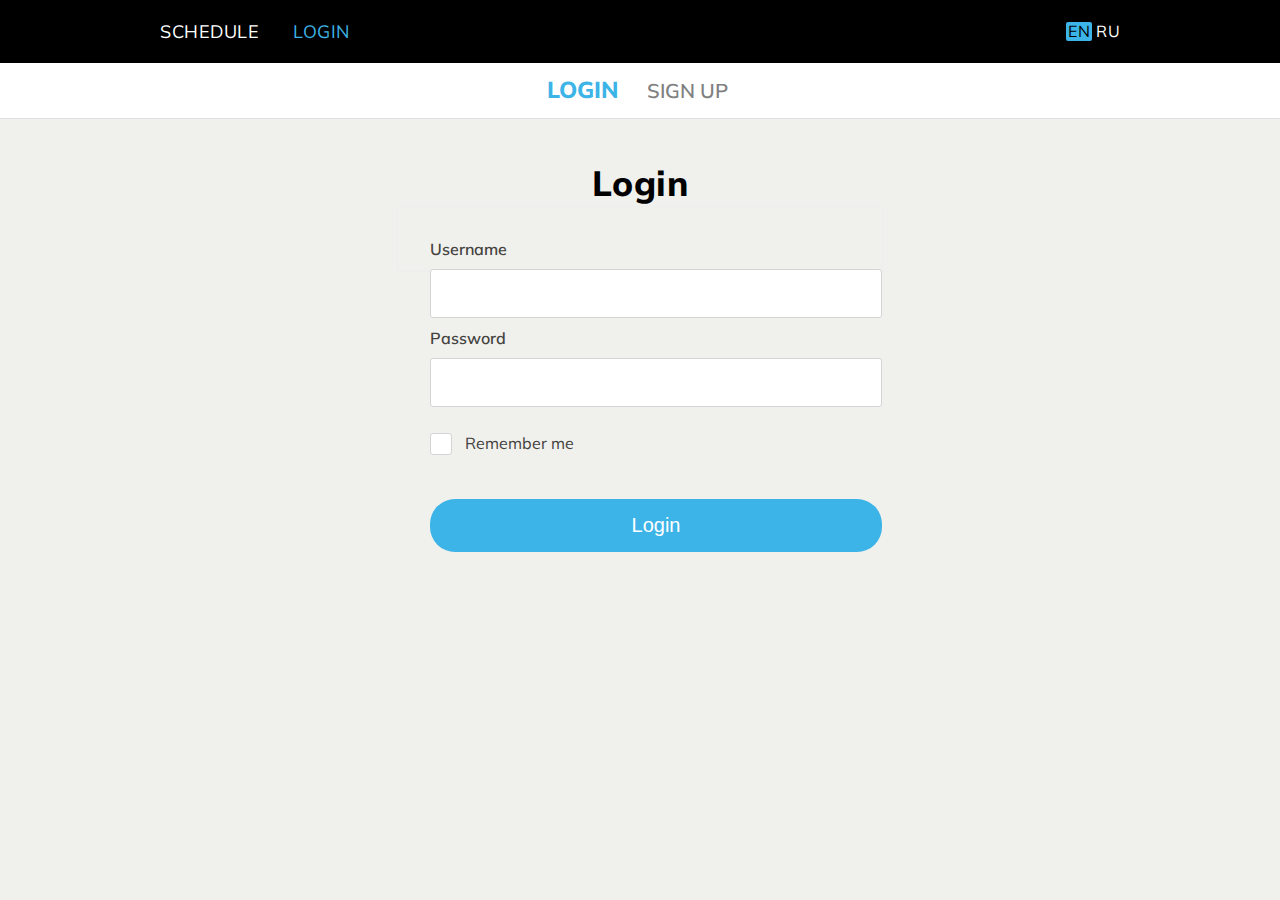
<file: src/main/webapp/ui/login.html>
<!DOCTYPE html>
<html lang="en">
<head>
	<meta charset="UTF-8">
	<title>Cinema World</title>

	<link href="https://fonts.googleapis.com/css?family=Muli:300,300i,400,400i,600,600i,700,700i,800,800i&display=swap" rel="stylesheet">
	<link rel="stylesheet" href="css/common-styles.css">
	<link rel="stylesheet" href="css/login-styles.css">
</head>
<body>
	<header>
		<!--
		===============================================================================================
		Первй уровень меню - навигвция + переключатель языков
		===============================================================================================
	-->
	<div class="nav__first-lvl">
		<div class="wrapper">
			<table class="first-lvl__bar-table">
				<tr>

					<td>
						<ul class="first-lvl__main-menu">
							<li><a href="schedule.jsp">Schedule</a></li>
							<li class="active"><a href="">Login</a></li>
						</ul>
					</td>

					<td class="lang__switcher">
						<ul class="first-lvl__lang-menu">
							<li class="active">
								<a href="">EN</a>
							</li>
							<li>
								<a href="">RU</a>
							</li>
						</ul>
					</td>
				</tr>
			</table>
		</div>
	</div>
		<!--
		===============================================================================================
		Second level nav bar - вход в систему + регистрация
		===============================================================================================
	-->
	<ul class="nav__second-lvl">
		<li class="active"><a href="/">LOGIN</a></li>
		<li><a href="sign-up.html">SIGN UP</a></li>
	</ul>
</div>
</header>


<main>
		<!--
		===============================================================================================
		Форма для заполения
		===============================================================================================
	-->
	<div class="content-card">
		<div class="content-card__container">
			<div class="page-title">Login</div>


			<div class="form__container">
				<form  class="form__http-properties" action="" method="GET">

					<!-- Fields -->

					<p class="field-title">Username</p>
					<input type="text" name="username" class="input" placeholder="" required="" />


					<p class="field-title">Password</p>
					<input type="password" name="password" class="input" placeholder="" required="" />


					<!-- Check box -->
					<label class="remember">
						<input type="checkbox">
						<span class="checkmark"></span>
						<p>Remember me</p>
					</label>

					<!-- Button -->
					<button type="submit" class="signinbutton">Login</button>
				</form>
			</div>
		</div>
	</div>
</div>

</main>
</body>
</html>
</file>
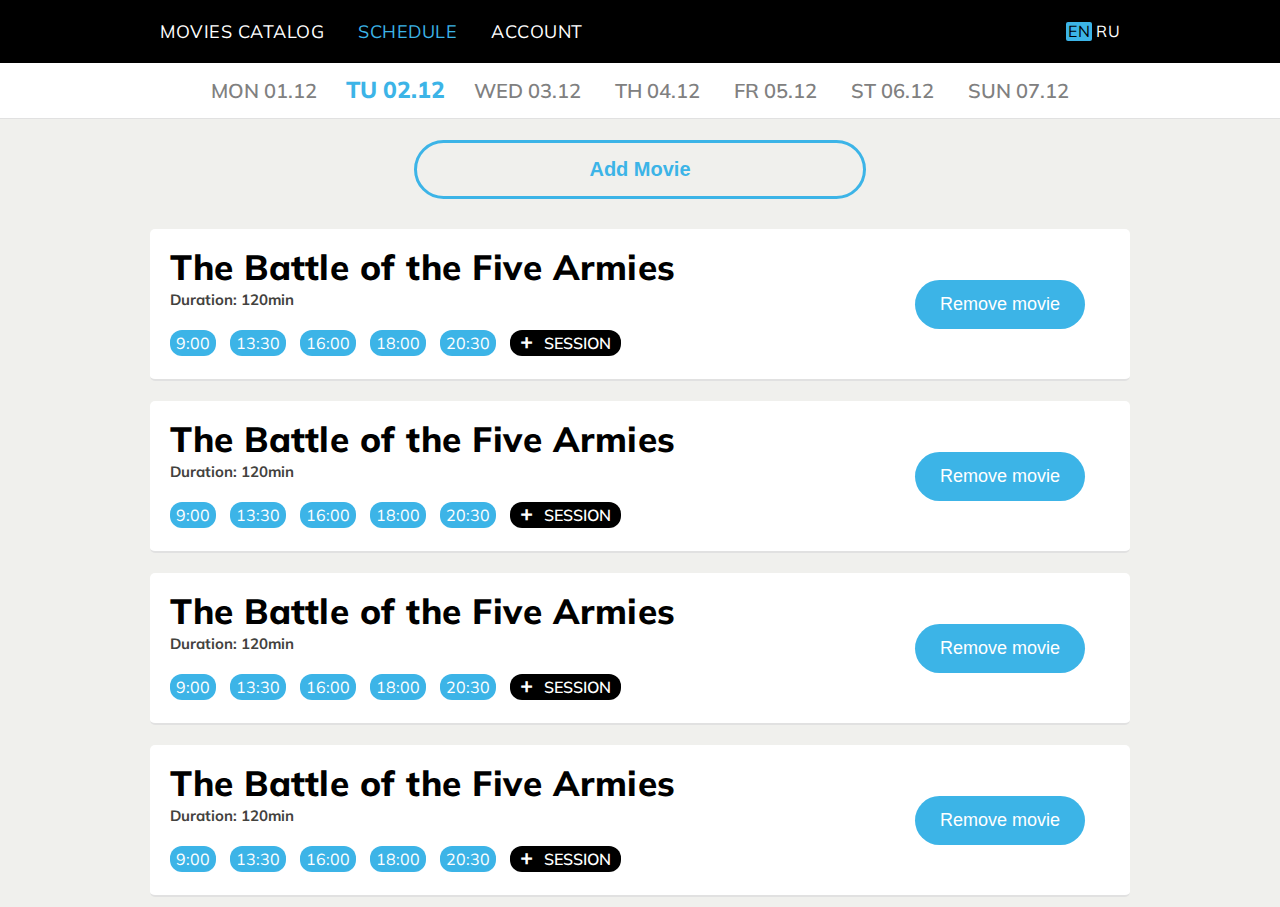
<file: src/main/webapp/ui/schedule-admin.html>
<!DOCTYPE html>
<html lang="en">
<head>
	<meta charset="UTF-8">
	<title>Cinema World</title>

	<link href="https://fonts.googleapis.com/css?family=Muli:300,300i,400,400i,600,600i,700,700i,800,800i&display=swap" rel="stylesheet">
	<link rel="stylesheet" href="css/common-styles.css">
	<link rel="stylesheet" href="css/schedule-admin-styles.css">
</head>
<body>
	<header>
		<!--
		===============================================================================================
		Первй уровень меню - навигвция + переключатель языков
		===============================================================================================
	-->
	<nav class="nav__first-lvl">
		<div class="wrapper">

			<table class="first-lvl__bar-table">
				<tr>
					<td>
						<ul class="first-lvl__main-menu">
							<li><a href="login.html">Movies catalog</a></li>
							<li class="active"><a href="schedule.jsp">Schedule</a></li>
							<li><a href="login.html">Account</a></li>
						</ul>
					</td>

					<td class="lang__switcher">
						<ul class="first-lvl__lang-menu">
							<li class="active">
								<a href="">EN</a>
							</li>
							<li>
								<a href="">RU</a>
							</li>
						</ul>
					</td>
				</tr>
			</table>
		</div>
	</nav>
		<!--
		===============================================================================================
		Второй уровень меню - расписание фильмов
		===============================================================================================
	-->
	<ul class="nav__second-lvl">
		<li><a href="#">MON 01.12</a></li>
		<li class="active"><a href="#">TU 02.12</a></li>
		<li><a href="#">WED 03.12</a></li>
		<li><a href="#">TH 04.12</a></li>
		<li><a href="#">FR 05.12</a></li>
		<li><a href="#">ST 06.12</a></li>
		<li><a href="#">SUN 07.12</a></li>
	</ul>
</div>
</header>

<main>
							<!-- Button -->
						<div class="wrapper btn">
							<button type="submit" class="add-movie">Add movie</button> </div>
		<!--
		===============================================================================================
		1я карточка с фильмами
		===============================================================================================
	-->
	<div class="movie-card">
		<div class="movie-card__container">
			<div class="movie-cover"/>
<!-- 				<button class="btn session">Add session</button><br> -->
				<button class="btn delete">Remove movie</button>
			</div>
<!-- 			<div class="movie-card__background" style="background: url('https://s3-us-west-2.amazonaws.com/s.cdpn.io/195612/hobbit_bg.jpg')">
			</div>  -->

			<div class="movie-description"> 
				<div class="movie-title">The Battle of the Five Armies</div>
				<p class="movie-duration">Duration: 120min</p>  

				<a class="tag" href="seats-booking.html">9:00</a>
				<a class="tag" href="seats-booking.html">13:30</a>
				<a class="tag" href="seats-booking.html">16:00</a>
				<a class="tag" href="seats-booking.html">18:00</a>
				<a class="tag" href="seats-booking.html">20:30</a>

				<a class="add" href="#"><b>+</b> SESSION</a>
			</div> 
		</div>
	</div>
			<!--
		===============================================================================================
		1я карточка с фильмами
		===============================================================================================
	-->
	<div class="movie-card">
		<div class="movie-card__container">
			<div class="movie-cover"/>
<!-- 				<button class="btn session">Add session</button><br> -->
				<button class="btn delete">Remove movie</button>
			</div>
<!-- 			<div class="movie-card__background" style="background: url('https://s3-us-west-2.amazonaws.com/s.cdpn.io/195612/hobbit_bg.jpg')">
			</div>  -->

			<div class="movie-description"> 
				<div class="movie-title">The Battle of the Five Armies</div>
				<p class="movie-duration">Duration: 120min</p>  

				<a class="tag" href="seats-booking.html">9:00</a>
				<a class="tag" href="seats-booking.html">13:30</a>
				<a class="tag" href="seats-booking.html">16:00</a>
				<a class="tag" href="seats-booking.html">18:00</a>
				<a class="tag" href="seats-booking.html">20:30</a>

				<a class="add" href="#"><b>+</b> SESSION</a>
			</div> 
		</div>
	</div>
			<!--
		===============================================================================================
		1я карточка с фильмами
		===============================================================================================
	-->
	<div class="movie-card">
		<div class="movie-card__container">
			<div class="movie-cover"/>
<!-- 				<button class="btn session">Add session</button><br> -->
				<button class="btn delete">Remove movie</button>
			</div>
<!-- 			<div class="movie-card__background" style="background: url('https://s3-us-west-2.amazonaws.com/s.cdpn.io/195612/hobbit_bg.jpg')">
			</div>  -->

			<div class="movie-description"> 
				<div class="movie-title">The Battle of the Five Armies</div>
				<p class="movie-duration">Duration: 120min</p>  

				<a class="tag" href="seats-booking.html">9:00</a>
				<a class="tag" href="seats-booking.html">13:30</a>
				<a class="tag" href="seats-booking.html">16:00</a>
				<a class="tag" href="seats-booking.html">18:00</a>
				<a class="tag" href="seats-booking.html">20:30</a>

				<a class="add" href="#"><b>+</b> SESSION</a>
			</div> 
		</div>
	</div>

				<!--
		===============================================================================================
		1я карточка с фильмами
		===============================================================================================
	-->
	<div class="movie-card">
		<div class="movie-card__container">
			<div class="movie-cover"/>
<!-- 				<button class="btn session">Add session</button><br> -->
				<button class="btn delete">Remove movie</button>
			</div>
<!-- 			<div class="movie-card__background" style="background: url('https://s3-us-west-2.amazonaws.com/s.cdpn.io/195612/hobbit_bg.jpg')">
			</div>  -->

			<div class="movie-description"> 
				<div class="movie-title">The Battle of the Five Armies</div>
				<p class="movie-duration">Duration: 120min</p>  

				<a class="tag" href="seats-booking.html">9:00</a>
				<a class="tag" href="seats-booking.html">13:30</a>
				<a class="tag" href="seats-booking.html">16:00</a>
				<a class="tag" href="seats-booking.html">18:00</a>
				<a class="tag" href="seats-booking.html">20:30</a>

				<a class="add" href="#"><b>+</b> SESSION</a>
			</div> 
		</div>
	</div>




</main>
<script src="https://ajax.googleapis.com/ajax/libs/jquery/2.1.3/jquery.min.js"></script>
<script src="js/script.js"></script>
</body>
</html>
</file>
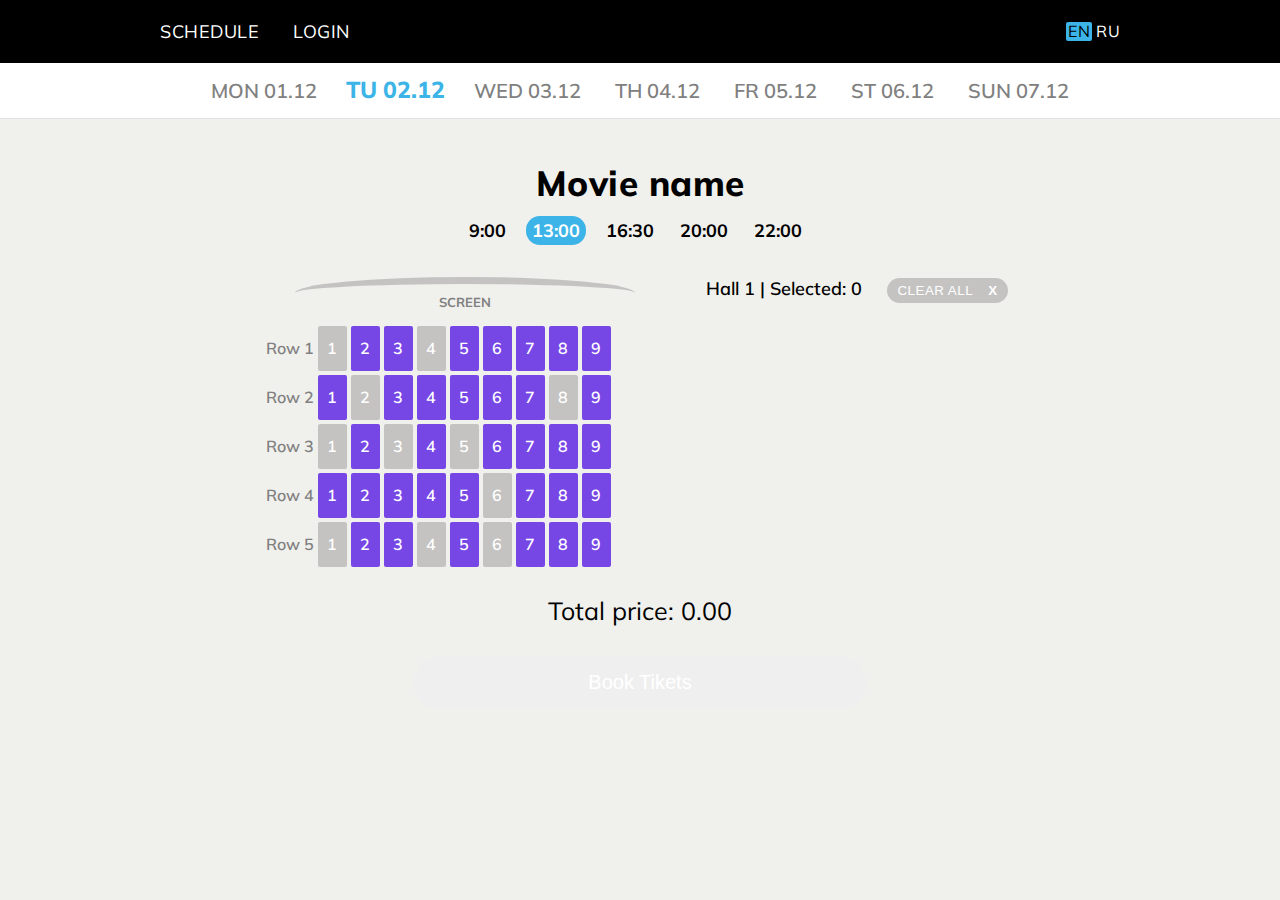
<file: src/main/webapp/ui/seats-booking.html>
<!DOCTYPE html>
<html lang="en">
<head>
	<meta charset="UTF-8">
	<title>Cinema World</title>

	<link href="https://fonts.googleapis.com/css?family=Muli:300,300i,400,400i,600,600i,700,700i,800,800i&display=swap" rel="stylesheet">
	<link rel="stylesheet" href="css/common-styles.css">
    <link rel="stylesheet" href="css/booking-styles.css">

</head>
<body>
	<header>
		<!--
		===============================================================================================
		Первй уровень меню - навигвция + переключатель языков
		===============================================================================================
	-->
	<div class="nav__first-lvl">
		<div class="wrapper">
			<table class="first-lvl__bar-table">
				<tr>

					<td>
						<ul class="first-lvl__main-menu">
							<li><a href="schedule.jsp">Schedule</a></li>
							<li><a href="login.html">Login</a></li>
						</ul>
					</td>

					<td class="lang__switcher">
						<ul class="first-lvl__lang-menu">
							<li class="active">
								<a href="">EN</a>
							</li>
							<li>
								<a href="">RU</a>
							</li>
						</ul>
					</td>
				</tr>
			</table>
		</div>
	</div>
        <!--
        ===============================================================================================
        Второй уровень меню - даты
        ===============================================================================================
    -->
    <ul class="nav__second-lvl">
        <li><a href="#">MON 01.12</a></li>
        <li class="active"><a href="#">TU 02.12</a></li>
        <li><a href="#">WED 03.12</a></li>
        <li><a href="#">TH 04.12</a></li>
        <li><a href="#">FR 05.12</a></li>
        <li><a href="#">ST 06.12</a></li>
        <li><a href="#">SUN 07.12</a></li>
    </ul>

</div>
</header>


<main>
		<!--
		===============================================================================================
		Выбор сидений
		===============================================================================================
	-->
	<div class="content-card">

		<div class="content-card__container">

			<div class="page-title">Movie name</div>

            <!--                         <div class="page-title">Movie name <img class="clock" aria-hidden="true" src="img/clock.png" alt="Italian Trulli" height="25"> 120min</div>-->
                <!--
        ===============================================================================================
        Третий уровень меню - время
        ===============================================================================================
    -->
    <ul class="nav__serd-lvl">
        <li><a href="#">9:00</a></li>
        <li class="active"><a href="#">13:00</a></li>
        <li><a href="#">16:30</a></li>
        <li><a href="#">20:00</a></li>
        <li><a href="#">22:00</a></li>
    </ul>

    <div class="seatSelection col-lg-12">
        <p class="seatSection">
        </p>
        <div class="seatsChart col-lg-6">
            <div class="screen"><p>SCREEN</p></div>
            <div class="seatRow">
                <div class="seatRowNumber">
                    Row 1
                </div>
                <div id="1_1" title="" role="checkbox" value="45" aria-checked="false" focusable="true" tabindex="-1" class=" seatNumber seatUnavailable">1</div>
                <div id="1_2" role="checkbox" value="45" aria-checked="false" focusable="true" tabindex="-1" class=" seatNumber ">2</div>
                <div id="1_3" role="checkbox" value="45" aria-checked="false" focusable="true" tabindex="-1" class=" seatNumber ">3</div>
                <div id="1_4" role="checkbox" value="45" aria-checked="false" focusable="true" tabindex="-1" class=" seatNumber seatUnavailable">4</div>
                <div id="1_5" role="checkbox" value="45" aria-checked="false" focusable="true" tabindex="-1" class=" seatNumber ">5</div>
                <div id="1_6" role="checkbox" value="45" aria-checked="false" focusable="true" tabindex="-1" class=" seatNumber">6</div>
                <div id="1_7" role="checkbox" value="45" aria-checked="false" focusable="true" tabindex="-1" class=" seatNumber ">7</div>
                <div id="1_8" role="checkbox" value="45" aria-checked="false" focusable="true" tabindex="-1" class=" seatNumber ">8</div>
                <div id="1_9" role="checkbox" value="45" aria-checked="false" focusable="true" tabindex="-1" class=" seatNumber ">9</div>

            </div>
            <div class="seatRow">
                <div class="seatRowNumber">
                    Row 2
                </div>
                <div id="2_1" role="checkbox" value="42" aria-checked="false" focusable="true" tabindex="-1" class=" seatNumber ">1</div>
                <div id="2_2" role="checkbox" value="42" aria-checked="false" focusable="true" tabindex="-1" class=" seatNumber seatUnavailable">2</div>
                <div id="2_3" role="checkbox" value="42" aria-checked="false" focusable="true" tabindex="-1" class=" seatNumber ">3</div>
                <div id="2_4" role="checkbox" value="42" aria-checked="false" focusable="true" tabindex="-1" class=" seatNumber ">4</div>
                <div id="2_5" role="checkbox" value="42" aria-checked="false" focusable="true" tabindex="-1" class=" seatNumber ">5</div>
                <div id="2_6" role="checkbox" value="42" aria-checked="false" focusable="true" tabindex="-1" class=" seatNumber  ">6</div>
                <div id="2_7" role="checkbox" value="42" aria-checked="false" focusable="true" tabindex="-1" class=" seatNumber ">7</div>
                <div id="2_8" role="checkbox" value="42" aria-checked="false" focusable="true" tabindex="-1" class=" seatNumber seatUnavailable">8</div>
                <div id="2_9" role="checkbox" value="45" aria-checked="false" focusable="true" tabindex="-1" class=" seatNumber ">9</div>

            </div>
            <div class="seatRow">
                <div class="seatRowNumber">
                    Row 3
                </div>
                <div id="3_1" role="checkbox" value="38" aria-checked="false" focusable="true" tabindex="-1" class=" seatNumber seatUnavailable">1</div>
                <div id="3_2" role="checkbox" value="38" aria-checked="false" focusable="true" tabindex="-1" class=" seatNumber ">2</div>
                <div id="3_3" role="checkbox" value="38" aria-checked="false" focusable="true" tabindex="-1" class=" seatNumber seatUnavailable">3</div>
                <div id="3_4" role="checkbox" value="38" aria-checked="false" focusable="true" tabindex="-1" class=" seatNumber ">4</div>
                <div id="3_5" role="checkbox" value="38" aria-checked="false" focusable="true" tabindex="-1" class=" seatNumber seatUnavailable">5</div>
                <div id="3_6" role="checkbox" value="38" aria-checked="false" focusable="true" tabindex="-1" class=" seatNumber  ">6</div>
                <div id="3_7" role="checkbox" value="38" aria-checked="false" focusable="true" tabindex="-1" class=" seatNumber ">7</div>
                <div id="3_8" role="checkbox" value="38" aria-checked="false" focusable="true" tabindex="-1" class=" seatNumber ">8</div>
                <div id="3_9" role="checkbox" value="45" aria-checked="false" focusable="true" tabindex="-1" class=" seatNumber ">9</div>

            </div>
            <div class="seatRow">
                <div class="seatRowNumber">
                    Row 4
                </div>
                <div id="4_1" role="checkbox" value="30" aria-checked="false" focusable="true" tabindex="-1" class=" seatNumber ">1</div>
                <div id="4_2" role="checkbox" value="30" aria-checked="false" focusable="true" tabindex="-1" class=" seatNumber ">2</div>
                <div id="4_3" role="checkbox" value="30" aria-checked="false" focusable="true" tabindex="-1" class=" seatNumber ">3</div>
                <div id="4_4" role="checkbox" value="30" aria-checked="false" focusable="true" tabindex="-1" class=" seatNumber ">4</div>
                <div id="4_5" role="checkbox" value="30" aria-checked="false" focusable="true" tabindex="-1" class=" seatNumber ">5</div>
                <div id="4_6" role="checkbox" value="30" aria-checked="false" focusable="true" tabindex="-1" class=" seatNumber seatUnavailable ">6</div>
                <div id="4_7" role="checkbox" value="30" aria-checked="false" focusable="true" tabindex="-1" class=" seatNumber ">7</div>
                <div id="4_8" role="checkbox" value="30" aria-checked="false" focusable="true" tabindex="-1" class=" seatNumber ">8</div>
                <div id="4_9" role="checkbox" value="45" aria-checked="false" focusable="true" tabindex="-1" class=" seatNumber ">9</div>

            </div>
            <div class="seatRow">
                <div class="seatRowNumber">
                    Row 5
                </div>
                <div id="5_1" role="checkbox" value="28" aria-checked="false" focusable="true" tabindex="-1" class=" seatNumber seatUnavailable">1</div>
                <div id="5_2" role="checkbox" value="28" aria-checked="false" focusable="true" tabindex="-1" class=" seatNumber ">2</div>
                <div id="5_3" role="checkbox" value="28" aria-checked="false" focusable="true" tabindex="-1" class=" seatNumber ">3</div>
                <div id="5_4" role="checkbox" value="28" aria-checked="false" focusable="true" tabindex="-1" class=" seatNumber seatUnavailable">4</div>
                <div id="5_5" role="checkbox" value="28" aria-checked="false" focusable="true" tabindex="-1" class=" seatNumber ">5</div>
                <div id="5_6" role="checkbox" value="28" aria-checked="false" focusable="true" tabindex="-1" class=" seatNumber seatUnavailable ">6</div>
                <div id="5_7" role="checkbox" value="28" aria-checked="false" focusable="true" tabindex="-1" class=" seatNumber ">7</div>
                <div id="5_8" role="checkbox" value="28" aria-checked="false" focusable="true" tabindex="-1" class=" seatNumber ">8</div>
                <div id="5_9" role="checkbox" value="45" aria-checked="false" focusable="true" tabindex="-1" class=" seatNumber ">9</div>
            </div>
        </div>


        <div class="seatsReceipt col-lg-2">
            <div class="clear-container">
                <p>Hall 1 | Selected: <span class="seatsAmount"/>0 </span>
                    <button id="btnClear" class="btn btn-disabled">CLEAR ALL &ensp; <strong class="btn-disabled">X</strong></button></p>
                </div>
                <ul id="seatsList" class="nav nav-stacked"></ul>
            </div>
        </div>

        <div class="checkout col-lg-offset-6">
            <span>Total price: </span><span class="txtSubTotal">0.00</span><br />
            <button id="btnCheckout" name="btnCheckout" class="btn btn-primary">Book tikets</button>
        </div>
    </div>
</div>
</div>
</main>
<script src="https://ajax.googleapis.com/ajax/libs/jquery/2.1.3/jquery.min.js"></script>
<script src="js/script.js"></script>
</body>
</html>
</file>
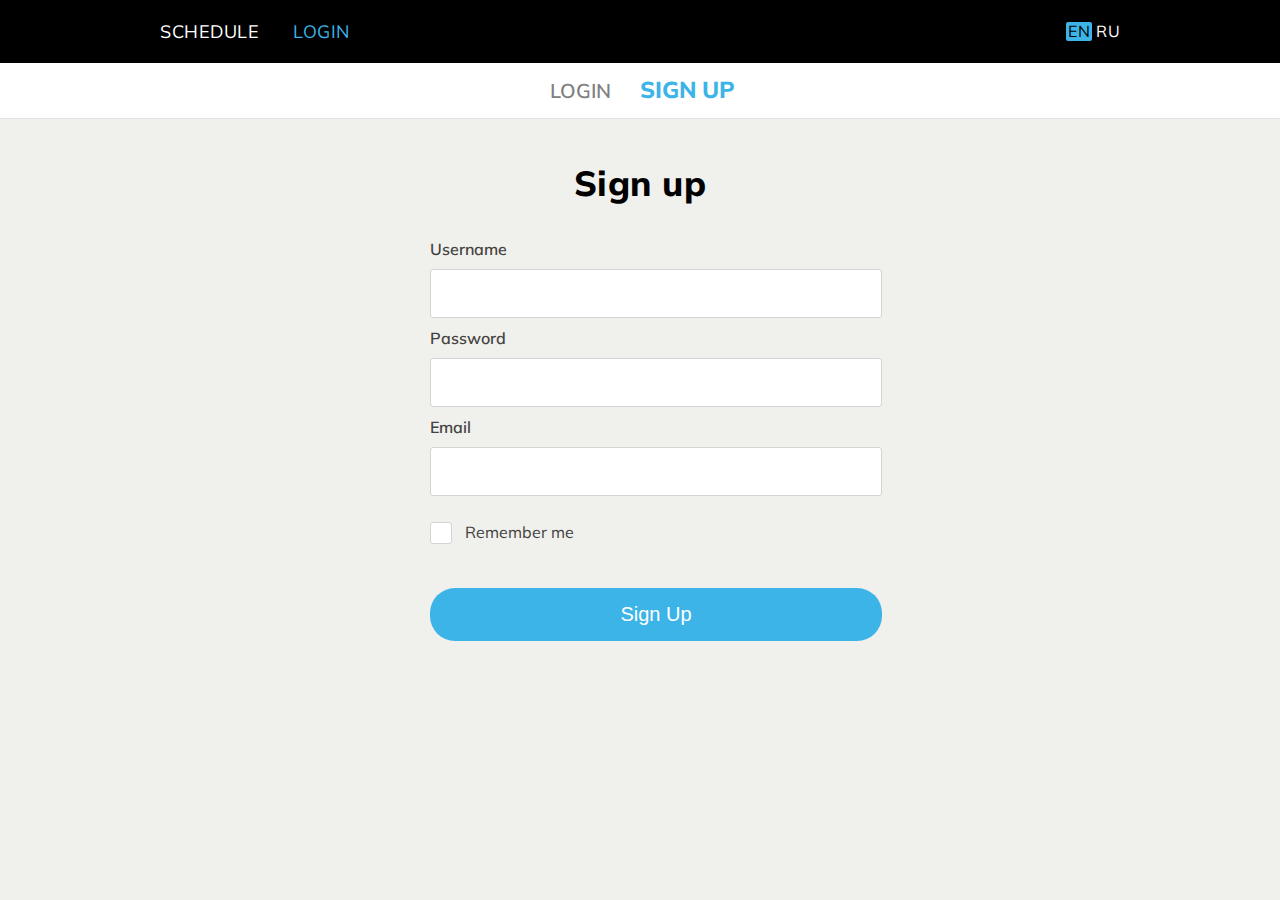
<file: src/main/webapp/ui/sign-up.html>
<!DOCTYPE html>
<html lang="en">
<head>
	<meta charset="UTF-8">
	<title>Cinema World</title>

	<link href="https://fonts.googleapis.com/css?family=Muli:300,300i,400,400i,600,600i,700,700i,800,800i&display=swap" rel="stylesheet">
	<link rel="stylesheet" href="css/common-styles.css">
	<link rel="stylesheet" href="css/login-styles.css">
<body>
	<header>
		<!--
		===============================================================================================
		Первй уровень меню - навигвция + переключатель языков
		===============================================================================================
	-->
	<div class="nav__first-lvl">
		<div class="wrapper">
			<table class="first-lvl__bar-table">
				<tr>

					<td>
						<ul class="first-lvl__main-menu">
							<li><a href="schedule.jsp">Schedule</a></li>
							<li class="active"><a href="">Login</a></li>
						</ul>
					</td>

					<td class="lang__switcher">
						<ul class="first-lvl__lang-menu">
							<li class="active">
								<a href="">EN</a>
							</li>
							<li>
								<a href="">RU</a>
							</li>
						</ul>
					</td>
				</tr>
			</table>
		</div>
	</div>
		<!--
		===============================================================================================
		Second level nav bar - вход в систему + регистрация
		===============================================================================================
	-->
	<ul class="nav__second-lvl">
		<li><a href="login.html">LOGIN</a></li>
		<li class="active"><a href="/">SIGN UP</a></li>
	</ul>
</div>
</header>


<main>
		<!--
		===============================================================================================
		Форма для заполения
		===============================================================================================
	-->
	<div class="content-card">
		<div class="content-card__container">
			<div class="page-title">Sign up</div>


			<div class="form__container">
				<form  class="form__http-properties" action="" method="GET">

					<!-- Fields -->

					<p class="field-title">Username</p>
					<input type="text" name="username" class="input" placeholder="" required="" />


					<p class="field-title">Password</p>
					<input type="password" name="password" class="input" placeholder="" required="" />

					<p class="field-title">Email</p>
					<input type="password" name="password" class="input" placeholder="" required="" />


					<!-- Check box -->
					<label class="remember">
						<input type="checkbox">
						<span class="checkmark"></span>
						<p>Remember me</p>
					</label>

					<!-- Button -->
					<button type="submit" class="signinbutton">Sign up</button>
				</form>
			</div>


		</div>
	</div>
</div>

</main>
</body>
</html>
</file>
<file: src/main/webapp/ui/css/common-styles.css>
/* 
===========================================================================================================================
===========================================================================================================================
Common css ----------------------------------------------------------------------------------------------------------------
===========================================================================================================================
===========================================================================================================================
*/

html, body{
	background: #F0F0ED;
}

html, body, p{
	margin: 0;
	padding: 0;
	font-family: 'Muli', sans-serif;
}

table{
	border-collapse: collapse;
}

a{
	text-decoration: none;
}

.wrapper{
	max-width: 960px;
	margin: 0 auto;
}

header{
	z-index: 9;
	position: fixed;
	top: 0;
	width: 100%;
	overflow: hidden;
}
main {
	padding-top: 130px;
	overflow: auto;
}

/* 
-----------------------------------------------------------------------------
First level nav bar
-----------------------------------------------------------------------------
*/

.nav__first-lvl{
	border-width:1px 0;
	width: 100%;
	padding: 22px 0;
	background: black;
}
.first-lvl__bar-table{
	width: 100%;
}
.first-lvl__bar-table td{
	vertical-align: middle;
	padding: 0;
	line-height: 15px;
}
.nav__first-lvl ul{
	margin: 0;
	padding: 0;
	list-style-type: none;
}
.nav__first-lvl li{
	display: inline-block;
}
.nav__first-lvl li a{
	display: block;
	/*font-weight: 600;*/
	color: white;
	letter-spacing: 0.5px;
}
.first-lvl__main-menu a{
	padding-right: 30px;
	text-transform: uppercase;
	font-size: 18px;
}
.first-lvl__main-menu li.active a{
	color: #3cb4e7;
	pointer-events:none;
}

.first-lvl__main-menu li a:hover, .first-lvl__lang-menu li a:hover{
	color: #3cb4e7;
}
.first-lvl__lang-menu li.active a{
	padding: 2px;
	background: #3cb4e7;
	color: black;
	border-radius: 2px;
	pointer-events:none;
}
.lang__switcher{
	text-align: right;
}
.lang__switcher ul{
	display: inline-block;
}
/* 
-----------------------------------------------------------------------------
Second level nav bar
-----------------------------------------------------------------------------
*/
.nav__second-lvl {
	list-style:none;
	margin:0;
	padding:0;
	text-align:center;
	background-color: white;

	border-bottom:1px solid #e1e1e1;
	border-width:1px 0;
	margin-bottom: 25px;
}
.nav__second-lvl li {
	display:inline;
}
.nav__second-lvl a {
	text-transform: uppercase;
	display:inline-block;
	padding:15px;
	font-size: 20px;
	color: grey;
	font-weight: 600;
}
.nav__second-lvl li.active a{
	display:inline-block;
	padding:10px;
	font-size: 23px;
	color: #3cb4e7;
	pointer-events:none;
	font-weight: 800;
}
.nav__second-lvl li a:hover{
	color: black;
	transform: scale(1.1);
	-webkit-transform: scale(1.1);
	transition: 0.25s ease;
}
.fixed {
	position: fixed;
	top: 0;
	width: 100%;
}
</file>
<file: src/main/webapp/ui/css/login-styles.css>
/* 
===========================================================================================================================
===========================================================================================================================
Логин ---------------------------------------------------------------------------------------------------------------------
===========================================================================================================================
===========================================================================================================================
*/

.content-card {
	padding: 10px 0;
}
.content-card__container {
	margin: 0 auto;
	width: 960px;
	height: 600px;
	background: #F0F0ED;
	border-radius: 5px;
	position: relative;
}
.page-title{
	padding-top: 25px;
	font-size: 35px;
	line-height: 36px;
	font-weight: 800;
	color: black;
	margin-bottom: 5px;
	letter-spacing: 0.5px;
	text-align:center;

	vertical-align: middle;
}

/* 
-----------------------------------------------------------------------------
Форма для заполнения
-----------------------------------------------------------------------------
*/

.form__container {
	margin: 0 auto;
	max-width: 420px;
	border: 1px solid #eee;
	padding: 2rem;
}
.form__http-properties {
	margin: 0 auto;
	width: 420px;
	position: absolute;
	padding: 0;
}
.checkbox {
	width: 16px;
	height: 16px;
	color: #F5F9FC;
	background: #304659;
	float: left;
}
p.field-title {
	margin-bottom: 5px;
	font-weight: 600;
	color: #43423E;
}
.input {
	margin-bottom: 10px;
	margin-top: 5px;
	outline: none;
	width: 100%;
	height: 45px;
	background: white;
	color: #000000;
	border: 1px solid #d4d4d4;
	font-style: normal;
	font-weight: normal;
	font-size: 14px;
	line-height: 45px;
	padding-left: 15px;
	padding-right: 15px;
	border-radius: 3px;
}
.input:focus {
	outline: none;
	border: 1px solid black;
}
.signinbutton {
	background: #3cb4e7;
	color: white;
	font-size: 20px;
	text-transform: capitalize;
	margin-top: 30px;
	padding: 15px 15px;
	border: none;
	width: 452px;
/* 	transition: 0.3s ease-in; */
	border-radius: 25px;
}
.signinbutton:hover, .btn-primary:hover {
	background: black;
	color: #3cb4e7;
	transition: 0.3s ease-in;
}
.remember {
	display: block;
	position: relative;
	padding-left: 25px;
	margin: 16px 0;
	cursor: pointer;
	font-size: 16px;
	-webkit-user-select: none;
	-moz-user-select: none;
	-ms-user-select: none;
	user-select: none;
	color: #43423E;
}
.remember p{
	margin-left: 10px;

}
.remember input {
	position: absolute;
	opacity: 0;
	cursor: pointer;
	height: 0;
	width: 0;
}
.checkmark {
	position: absolute;
	top: 0;
	left: 0;
	height: 20px;
	width: 20px;
	background-color: white;
	color: #000000;
	border: 1px solid #d4d4d4;
	border-radius: 3px;
}
.remember:hover input~.checkmark {
	background-color: black;
	transition: 0.25s ease;
}
.remember input:checked~.checkmark {
	background: black;
}
.checkmark:after {
	content: "";
	position: absolute;
	display: none;
}
.remember input:checked~.checkmark:after {
	display: block;
}
.remember .checkmark:after {
	left: 8px;
	top: 3px;
	width: 3px;
	height: 9px;
	border: solid white;
	border-width: 0 2px 2px 0;
	transform: rotate(45deg);
}
</file>
<file: src/main/webapp/ui/css/schedule-admin-styles.css>
/* 
===========================================================================================================================
===========================================================================================================================
Movie card ----------------------------------------------------------------------------------------------------------------
===========================================================================================================================
===========================================================================================================================
*/

.movie-card {
	position: relative;
	overflow: auto;
	padding: 10px 0;
}
.movie-card__container {
	margin: 0 auto;
	width: 960px;
	height: 150px;
	background: white;
	border-radius: 5px;
	position: relative;

	padding-left: 20px;

	border-bottom:1px solid #e1e1e1;
	border-width:2px 0;
}
button{
	display: inline-block;
}
.movie-duration{
	margin: 5px 0 15px 0;
	font-size: 15px;
	font-weight: 700;
	color: #43423E;
}
.movie-cover {
	display: flex;
	align-items: center;
	justify-content: center;
	/* 	position: absolute; */
	top: 160px;
	left: 40px;
	z-index: 2;
	float: right;
	height: 150px;
	width: 250px;
}
	.movie-title{
		padding-top: 20px;
		font-size: 35px;
		line-height: 36px;
		font-weight: 800;
		color: black;
		margin-bottom: 5px;
		letter-spacing: 0.5px;
	}
	.tag {
		background: #3cb4e7;
		border-radius: 12px;
		padding: 3px 6px;
		font-size: 16px;
		color: white;
		margin-right: 10px;
		line-height: 35px;
		cursor: pointer;
	}
	.tag:hover{
		color: white;
		background: black;
		transition: 0.3s ease-in;
	}

	.add{
		background: black;
		font-weight: 600;
		border-radius: 12px;
		padding: 3px 10px;
		font-size: 16px;
		color: white;
		margin-right: 10px;
		line-height: 35px;
		cursor: pointer;
	}

	.add b{
		font-size: 22px;
		font-weight: 800;
		margin-right: 7px;
	}

	.add:hover{
		color: #3cb4e7;
		transition: 0.3s ease-in;
	}

	.delete{
		border: none;
		background: #3cb4e7;
		font-weight: 500;
		border-radius: 25px;
		padding: 7px 25px;
		font-size: 18px;
		color: white;
		margin-right: 10px;
		line-height: 35px;
		cursor: pointer;
	}

	.delete:hover{
		background: black;
		transition: 0.3s ease-in;
	}
	.tag:hover{
		/* 	background: black; */
		transition: 0.3s ease-in;
	}

	.add-movie:hover{
		color: white;
		background: #3cb4e7;
		transition: 0.3s ease-in;
	}

	.add-movie {
		background: transparent;
		border:3px solid #3cb4e7;
		color: #3cb4e7;
		font-size: 20px;
		font-weight: 700;
		text-transform: capitalize;
		margin-top: 10px;
		margin-bottom: 20px;
		padding: 15px 15px;
		width: 452px;
		border-radius: 35px;
	}
	.wrapper.btn{
		display: flex;
		align-items: center;
		justify-content: center;
	}
</file>
<file: src/main/webapp/ui/css/booking-styles.css>
/* 
===========================================================================================================================
===========================================================================================================================
Букинг фильма -------------------------------------------------------------------------------------------------------------
===========================================================================================================================
===========================================================================================================================
*/
.page-title{
	padding-top: 35px;
	font-size: 35px;
	line-height: 36px;
	font-weight: 800;
	color: black;
	margin-bottom: 5px;
	letter-spacing: 0.5px;
	text-align:center;

	vertical-align: middle;
}


.hall-title{
	font-size: 20px;
	line-height: 26px;
	font-weight: 700;
	color: black;
	margin-bottom: 5px;
	letter-spacing: 0.5px;
	text-align:center;
	vertical-align: middle;
}

.clock{
	margin-bottom: 3px;
	vertical-align: middle;
}

/* 
-----------------------------------------------------------------------------
Serd level nav bar
-----------------------------------------------------------------------------
*/
.nav__serd-lvl {
	list-style:none;
	margin:0;
	padding:0;
	padding-top: 10px;
	text-align:center;
}
.nav__serd-lvl li {
	display:inline;
}
.nav__serd-lvl a {
	display:inline-block;
	color: black;
	font-size: 18px;
	font-weight: 700;
	padding: 3px 6px;
	margin-right: 10px;
	cursor: pointer;
}
.nav__serd-lvl li.active a{
	color: white;
	background: #3cb4e7;
	border-radius: 14px;
	pointer-events: none;
}
.nav__serd-lvl li a:hover{
	color: #3cb4e7;
}
/*
-----------------------------------------------------------------------------
блок с сиденьями
-----------------------------------------------------------------------------
*/
.seatSelection {
	display: inline-block;
	margin: 0;
	width: 100%;
	padding: 2rem;
	height: 350px;
	box-sizing: border-box;
	text-align: center;
}
.seatsChart{
	display: inline-block;
	vertical-align: top;
	box-sizing: border-box;
	width: 430px;
}
.screen{
	width: 340px;
	color: grey;
	font-weight: 700;
	font-size: 13px;
	padding-top: 10px;
	margin: 0 65px 15px 72px;

	display:block;
	height:15px;
	border-radius:50%;
	border-top:7px solid #000;
	border-color: #c4c3c2;
}

div .seatNumber{
	display: inline-block;
	padding: 10px 2px;
	background-color: #7747e6;
	color: #FFF;
	border-radius: 2px;
	cursor: default;
	line-height: 25px;
	text-align: center;
	min-width: 25px;
}
.seatUnavailable {
	background-color: #c4c3c2 !important;
	pointer-events: none !important;
}

.seatNumber:hover{
	color: white;
	background-color: black;
	transition: 0.3s ease-in;
}
.seatRow {
	color: grey;
	font-weight: 600;
	padding: 2px;
}
.seatSelected {
	background-color: black !important;
	color: white !important;
}

.seatRowNumber {
	clear: none;
	display: inline;
}

/* 
-----------------------------------------------------------------------------
Счет
-----------------------------------------------------------------------------
*/

.seatsReceipt{
	display: inline-block;
	vertical-align: top;
	width: 400px;
}
.clear-container{
	width: 330px;
	color: black;
	font-weight: 600;
	padding-bottom: 20px;
	margin: 0 auto 0 auto;
}
#btnClear{
	border-radius: 15px;
}
.removeSeat{
	border-radius: 2px;
}
#btnClear, .removeSeat{
	border-style: none;
	padding: 2px;
	background: black;
	color: white;

	padding: 5px 10px;
	margin-left: 20px;
	font-weight: 500;
	letter-spacing: 0.5px;
}
#btnClear strong, .removeSeat strong{
	color: white;
}
#btnClear.btn-disabled{
	color: white;
	background-color: #c4c3c2;
	pointer-events:none;
}
#btnClear strong.btn-disabled{
	color: white;
}
#btnClear:hover, .removeSeat:hover{
	background: #3cb4e7;
	color: white;
	transition: 0.3s ease-in;
}
#btnClear:focus {
	outline:0;
}
.btn-primary{
	/*background: #3cb4e7;*/
	color: white;
	font-size: 20px;
	text-transform: capitalize;
	margin-top: 30px;
	padding: 15px 15px;
	border: none;
	width: 452px;
	transition: 0.3s ease-in;
	border-radius: 25px;
}

.primary-active{
	background: #3cb4e7;
}
.seatsReceipt ul{
	list-style-type: none;
	padding: 0;
}
.nav-stacked li{
	font-weight: 600;
	margin-bottom: 7px;
}
.clear-container p{
	font-size: 18px;
}
.hidden {
	display: none;
}
.seatsAmount {
	max-width: 2em;
}
.checkout{
	text-align: center;
}
.checkout span{
	font-size: 25px;
}
.primary-active:hover {
	background: black;
	color: #3cb4e7;
	transition: 0.3s ease-in;
}
</file>
